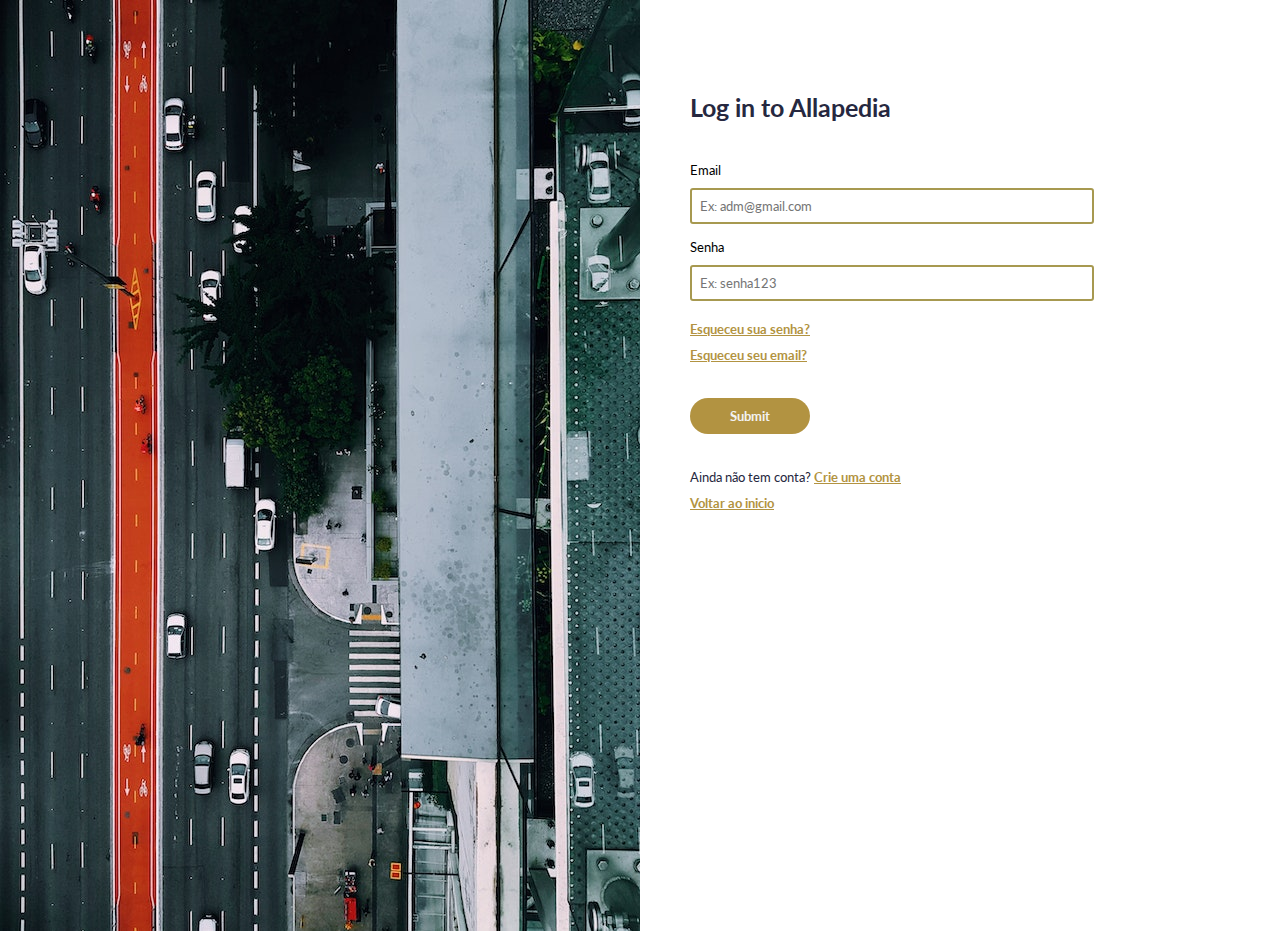
<file: views/login - singup/login.html>
<!DOCTYPE html>
<html lang="pt-br">
<head>
    <meta charset="UTF-8">
    <meta http-equiv="X-UA-Compatible" content="IE=edge">
    <meta name="viewport" content="width=device-width, initial-scale=1.0">
    <title>Log In</title>
    <link rel="stylesheet" href="../../styles/login.css">
</head>
<body>
    <div id="container">
        <div id="imgL">
            <img src="../../img/SãoPaulo.jpg" alt="Imagem de São Paulo aerea">
        </div>
        <div id="loginCart">
            <h1>Log in to Allapedia</h1>
            <form>
                <div id="containerEmail">
                    <label for="emailf">Email</label>
                    <p style="color: red;" id="errorEmail" id="emailMsg"></p>
                    <input type="email" name="emailf" id="emailf" title="Preencha este campo." placeholder="Ex: adm@gmail.com" required>
                </div>

                <div id="containerPassword">
                    <label for="passwordf">Senha</label>
                    <input type="password" name="passwordf" autocomplete="off" id="passwordf" title="Preencha este campo." minlength="6" maxlength="20" placeholder="Ex: senha123" required>
                </div>

                <div id="esquecidos">
                    <a href="#">Esqueceu sua senha?</a>
                    <a href="#">Esqueceu seu email?</a>
                </div>

                <div style="display: none;margin:20px 0px;width: 60%;max-width: 350px;background-color: #ff000071;padding: 10px;border-radius: 5px;" id="msgErro">
                    <img src="../../img/logos/informacoes.png" alt="" style="width: 16px;display: inline;position: relative;top: 2px;">
                    <p style="color: red;font-weight: bolder;display: inline;">Não é possível fazer login com as credenciais fornecidas.</p>
                </div>

                <input type="submit" name="button" id="button" onclick="login(); return false">
                
                <p>Ainda não tem conta? <a href="singup.html">Crie uma conta</a></p>
                <p><a href="../../index.html">Voltar ao inicio</a></p>
            </form>
        </div>
    </div>
    <script src="../../js/login.js"></script>
</body>
</html>
</file>
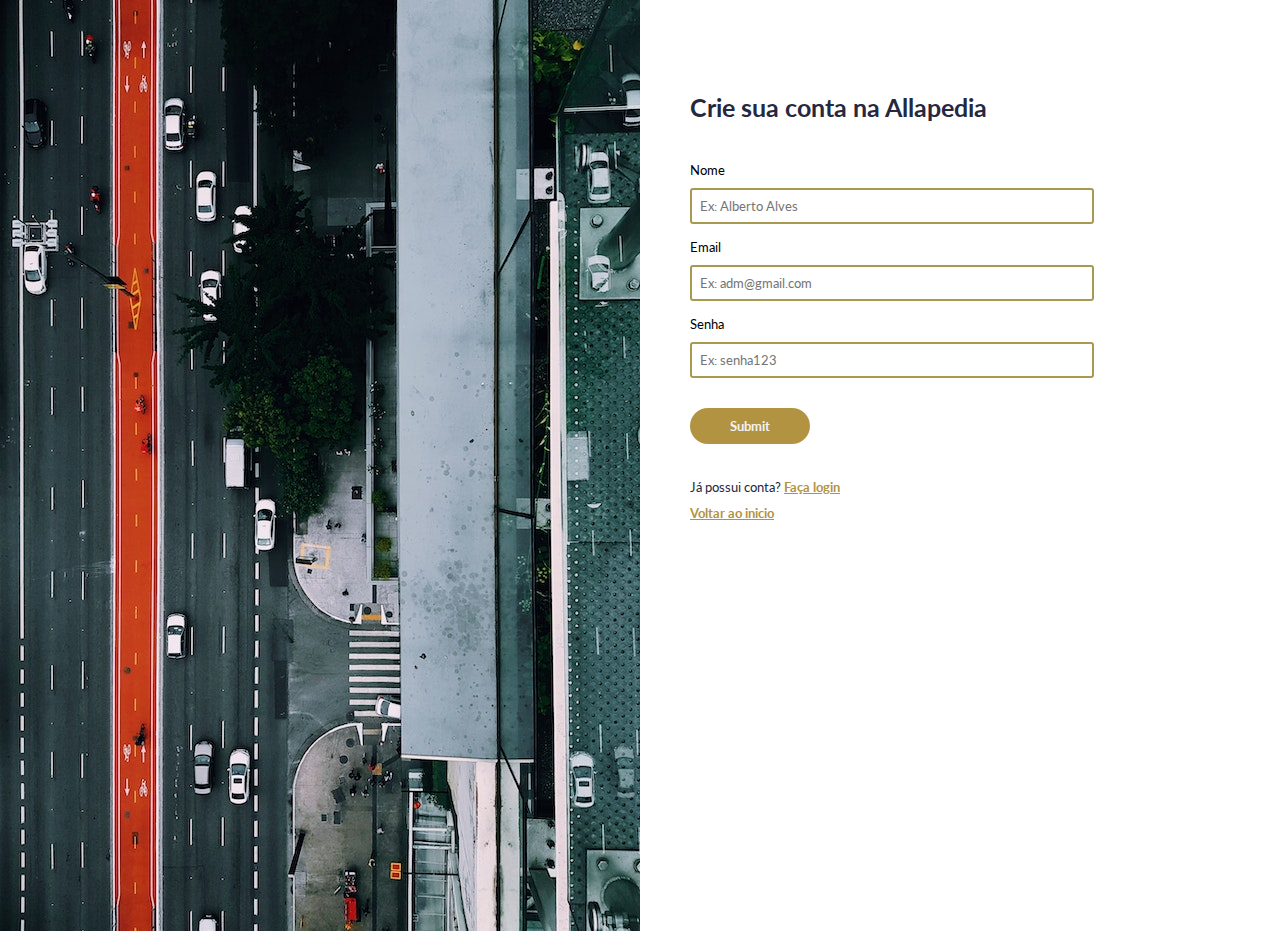
<file: views/login - singup/singup.html>
<!DOCTYPE html>
<html lang="pt-br">
<head>
    <meta charset="UTF-8">
    <meta http-equiv="X-UA-Compatible" content="IE=edge">
    <meta name="viewport" content="width=device-width, initial-scale=1.0">
    <title>Singup</title>
    
    <link rel="stylesheet" href="../../styles/login.css">
</head>
<body>
    <div id="container">
        <div id="imgL">
            <img src="../../img/SãoPaulo.jpg" alt="">
        </div>
        <div id="loginCart">
            <h1>Crie sua conta na Allapedia</h1>
            <form>
                <div id="containerNome">
                    <label for="namefSU">Nome</label>
                    <input type="text" name="namefSU" id="namefSU" title="Preencha este campo." required placeholder="Ex: Alberto Alves">
                </div>

                <div id="containerEmail">
                    <label for="emailfSU">Email</label>
                    <input type="email" name="emailfSU" id="emailfSU" title="Preencha este campo." required placeholder="Ex: adm@gmail.com">
                </div>

                <div id="containerPassword">
                    <label for="passwordfSU">Senha</label>
                    <input type="password" name="passwordfSU" id="passwordfSU" title="Preencha este campo." minlength="8" maxlength="20"  required placeholder="Ex: senha123" autocomplete="off">
                </div>

                <input type="submit" name="button" id="button" onclick="singup()">
                <p>Já possui conta? <a href="login.html">Faça login</a></p>
                <p><a href="../../index.html">Voltar ao inicio</a></p>
            </form>
        </div>
    </div>
    <script src="../../js/login.js"></script>
</body>
</html>
</file>
<file: styles/login.css>
@import url('https://fonts.googleapis.com/css2?family=Lato:ital,wght@0,100;0,300;0,400;0,700;0,900;1,100;1,300;1,400;1,700;1,900&display=swap');

:root {
	--azul: #1E28D9;
	--mostarda: #a79950;
	--azulE: #262840;
	--dourado: #B29341;
	--branco: #F2F2F2;
}

* {
    margin: 0;
    padding: 0;
    font-family: 'Lato', sans-serif;
}

body {
    overflow: hidden;
}

#container {
    display: grid;
    grid-template-columns: 1fr 1fr;
}

img {
    width: 100%;
}

#loginCart {
    margin: 5% 0 10% 0;
    padding: 40px 0 40px 50px;
    width: 100%;
}

h1 {
    font-size: 25px;
    font-weight: normal;
    margin: 20px 0px 40px 0px;
    color: var(--azulE);
    font-weight: bolder;
}

p {
    font-size: 13px;
    color: var(--azulE);
}

input, label {
    display: block;
}

#containerEmail, #containerPassword {
    margin: 15px 0px;
}

label {
    margin-bottom: 10px;
    font-size: 13px;
}

input {
    width: 60%;
    margin: 10px 0px;
    padding: 8px;
    border: 2px var(--mostarda) solid;
    color: black;
    border-radius: 3px;
}

input:hover {
    box-shadow: 1px 1px 7px #b2944170;
    transition: .3s;
}

input:focus-within {
    color: var(--mostarda);
    border: 2px var(--mostarda) solid;
}

a {
    display: inline-block;
    font-size: 13px;
    color: var(--dourado);
    font-weight: bolder;
}

a:hover {
    color: var(--mostarda);
    transition: .5s;
}

#esquecidos {
    display: flex;
    flex-wrap: wrap;
    flex-direction: column;
}

#esquecidos a {
    margin: 5px 0px;
}

#button {
    width: 120px;
    margin: 30px 0px;
    padding: 10px 28px;
    border: none;
    background-color: var(--dourado);
    color: var(--branco);
    border-radius: 20px;
    font-weight: bolder;
}

a:last-child {
    margin: 5px auto;
}
</file>
